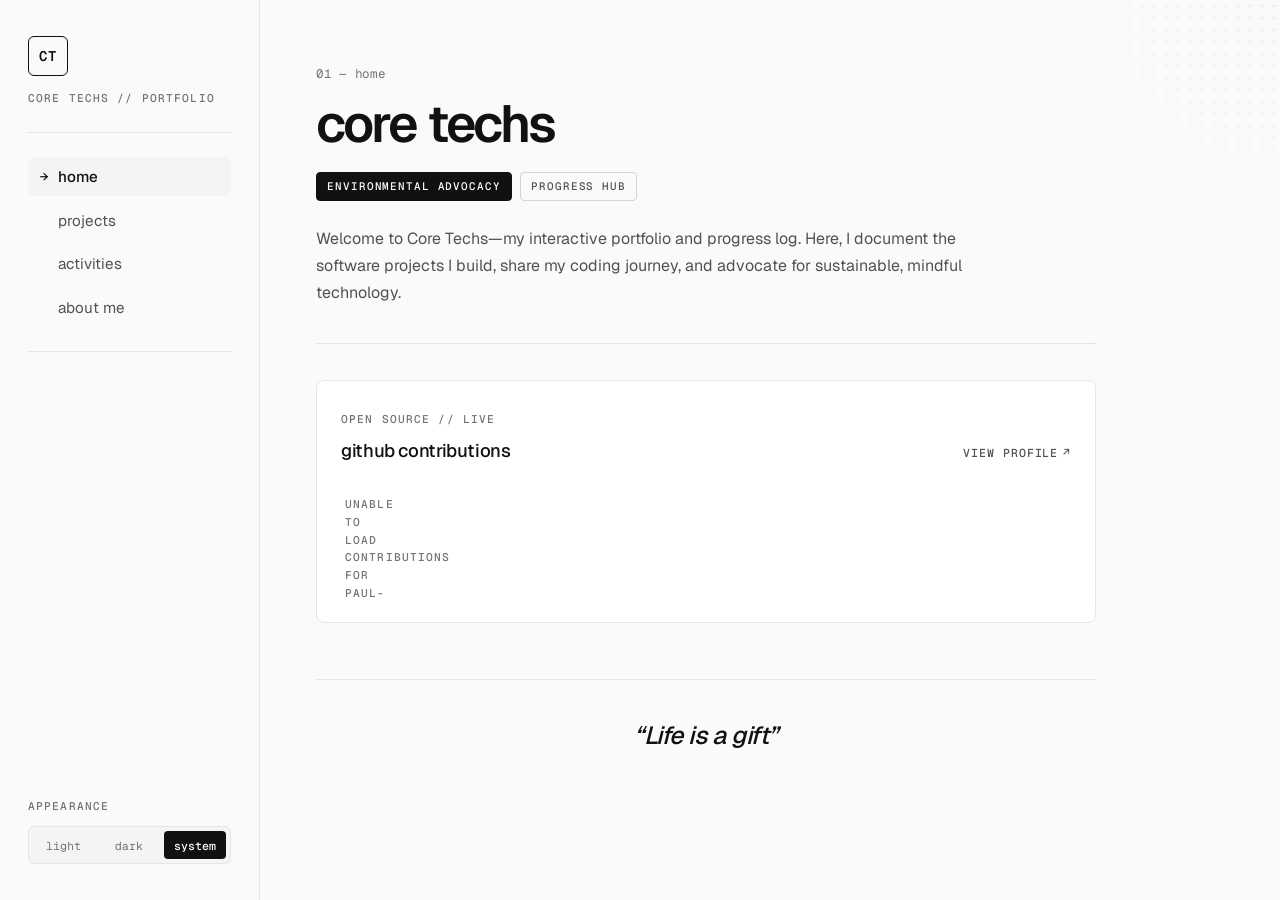
<file: index.html>
<!DOCTYPE html>
<html lang="en">
<head>
  <meta charset="UTF-8" />
  <meta name="viewport" content="width=device-width, initial-scale=1.0" />
  <meta name="color-scheme" content="light dark" />
  <title>core techs — portfolio</title>

  <!-- Load Geist and Geist Mono fonts with swap behavior -->
  <link rel="preconnect" href="https://fonts.googleapis.com" />
  <link rel="preconnect" href="https://fonts.gstatic.com" crossorigin />
  <link href="https://fonts.googleapis.com/css2?family=Geist+Mono:wght@400;500;600&family=Geist:wght@400;500;600&display=swap" rel="stylesheet" />

  <!-- Main bryl-minimal monochrome stylesheet -->
  <link rel="stylesheet" href="style.css" />
</head>
<body>
  <!-- Subtle monochrome halftone dot texture in the top-right corner -->
  <div class="halftone-backdrop" aria-hidden="true"></div>

  <!-- MOBILE TOP BAR (Visible on screens narrower than 1024px) -->
  <header class="mobile-header">
    <button class="logo-btn" id="mobileLogoBtn" aria-label="Return to Home">CT</button>
    <button class="menu-toggle" id="menuToggle" aria-label="Toggle Menu" aria-expanded="false">
      MENU
    </button>
  </header>

  <div class="app-layout">
    <!-- FIXED LEFT SIDEBAR -->
    <aside class="sidebar" id="sidebar">
      <div class="sidebar-top">
        <!-- Clickable CT Logo that returns to Home -->
        <button class="logo-btn desktop-logo" id="logoBtn" aria-label="Return to Home">
          CT
        </button>
        <span class="micro-label">CORE TECHS // PORTFOLIO</span>
      </div>

      <hr class="hairline" />

      <!-- Navigation Tabs -->
      <nav class="nav-tabs" aria-label="Main Navigation">
        <button class="nav-btn active" data-tab="home">
          <span class="nav-arrow" aria-hidden="true">→</span> home
        </button>
        <button class="nav-btn" data-tab="projects">
          <span class="nav-arrow" aria-hidden="true">→</span> projects
        </button>
        <button class="nav-btn" data-tab="activities">
          <span class="nav-arrow" aria-hidden="true">→</span> activities
        </button>
        <button class="nav-btn" data-tab="about">
          <span class="nav-arrow" aria-hidden="true">→</span> about me
        </button>
      </nav>

      <hr class="hairline" />

      <!-- Theme Switcher: Light / Dark / System -->
      <div class="theme-group">
        <span class="micro-label">APPEARANCE</span>
        <div class="theme-controls" role="group" aria-label="Color theme">
          <button class="theme-btn" data-theme-choice="light">light</button>
          <button class="theme-btn" data-theme-choice="dark">dark</button>
          <button class="theme-btn" data-theme-choice="system">system</button>
        </div>
      </div>
    </aside>

    <!-- MAIN CONTENT COLUMN -->
    <main class="main-content">

      <!-- 1. HOME TAB -->
      <section id="home" class="tab-section active">
        <header class="hero stagger-1">
          <div class="section-marker">01 — home</div>
          <h1 class="display-title">core techs</h1>

          <div class="badge-row">
            <!-- Single inverted chip for highest visual emphasis -->
            <span class="chip-inverted">ENVIRONMENTAL ADVOCACY</span>
            <span class="chip-outline">PROGRESS HUB</span>
          </div>

          <p class="site-description">
            Welcome to Core Techs—my interactive portfolio and progress log.
            Here, I document the software projects I build, share my coding journey,
            and advocate for sustainable, mindful technology.
          </p>
        </header>

        <hr class="hairline section-divider stagger-2" />

        <!-- GITHUB CONTRIBUTIONS ISLAND (Shining Star Constellation Grid) -->
        <article class="card github-island stagger-3">
          <div class="island-header">
            <div>
              <span class="micro-label">OPEN SOURCE // LIVE</span>
              <h2 class="card-title">github contributions</h2>
            </div>
            <a id="githubLink" href="https://github.com" target="_blank" rel="noopener noreferrer" class="mono-link">
              VIEW PROFILE <span class="arrow-ext">↗</span>
            </a>
          </div>

          <div class="contribution-wrapper">
            <div
              id="githubChart"
              class="contribution-grid"
              role="img"
              aria-label="GitHub Contributions Constellation"
            >
              <span class="micro-label">LOADING STARS...</span>
            </div>
          </div>
        </article>

        <!-- HOURLY INSPIRATIONAL QUOTE FOOTER (Centered & Larger) -->
        <footer class="quote-footer stagger-4" aria-live="polite">
          <blockquote id="quoteDisplay" class="quote-footer-text">
            “Life is a gift”
          </blockquote>
        </footer>
      </section>

      <!-- 2. PROJECTS TAB -->
      <section id="projects" class="tab-section">
        <div class="section-marker stagger-1">02 — projects</div>
        <h1 class="display-title stagger-1">projects</h1>
        <p class="site-description stagger-2">
          Your featured software and environmental projects will live here in our next update.
        </p>
      </section>

      <!-- 3. ACTIVITIES TAB -->
      <section id="activities" class="tab-section">
        <div class="section-marker stagger-1">03 — activities</div>
        <h1 class="display-title stagger-1">activities</h1>
        <p class="site-description stagger-2">Choose an activity to explore. Your games and interactive experiments will appear here.</p>

        <div class="activity-console stagger-3">
          <div class="activity-console-top">
            <span class="micro-label">ACTIVITY SELECT // 01 AVAILABLE</span>
            <span class="activity-status"><span class="status-dot"></span> SELECT A GAME</span>
          </div>
          <div class="activity-library" aria-label="Activity library">
            <button class="activity-tile selected" type="button" aria-pressed="true">
              <span class="activity-art" aria-hidden="true"><span class="art-orbit"></span><span class="art-person">●</span><span class="art-rope"></span><span class="art-ground"></span></span>
              <span class="activity-tile-info"><span class="activity-number">01 / GAME</span><span class="activity-name">Swinging Game</span><span class="activity-tag">AVAILABLE NOW</span></span>
            </button>
            <div class="activity-tile activity-tile-empty" aria-label="More activities coming soon">
              <span class="empty-plus" aria-hidden="true">＋</span><span class="activity-number">NEW ACTIVITY</span><span class="empty-caption">Coming soon</span>
            </div>
            <div class="activity-tile activity-tile-empty" aria-label="More activities coming soon">
              <span class="empty-plus" aria-hidden="true">＋</span><span class="activity-number">NEW ACTIVITY</span><span class="empty-caption">Coming soon</span>
            </div>
          </div>
          <div class="activity-preview">
            <div class="preview-copy"><span class="micro-label">SELECTED ACTIVITY // 01</span><h2>Swinging Game</h2><p>Swing through the skyline, dodge hazards, and see how far you can go.</p></div>
            <button class="launch-button" id="launchSwingingGame" type="button">PLAY GAME <span aria-hidden="true">↗</span></button>
          </div>
          <div class="activity-console-footer"><span>← → BROWSE ACTIVITIES</span><span>CORE TECHS // PLAY</span></div>
        </div>
        <div class="game-player" id="swingingGamePlayer" hidden>
          <div class="game-player-toolbar">
            <span class="micro-label">NOW PLAYING // SWINGING GAME</span>
            <button class="back-to-activities" id="backToActivities" type="button">← BACK TO ACTIVITIES</button>
          </div>
          <iframe class="game-frame" id="swingingGameFrame" data-src="activities/swinging-game/index.html" title="Swinging Game" allow="fullscreen" loading="lazy"></iframe>
        </div>
      </section>

      <!-- 4. ABOUT ME TAB -->
      <section id="about" class="tab-section">
        <div class="section-marker stagger-1">04 — about me</div>
        <h1 class="display-title stagger-1">about me</h1>
        <p class="site-description stagger-2">
          Your bio, technical skills, and sustainability mission statement will live here.
        </p>
      </section>

    </main>
  </div>

  <!-- Single combined JavaScript file -->
  <script src="script.js"></script>
</body>
</html>
</file>
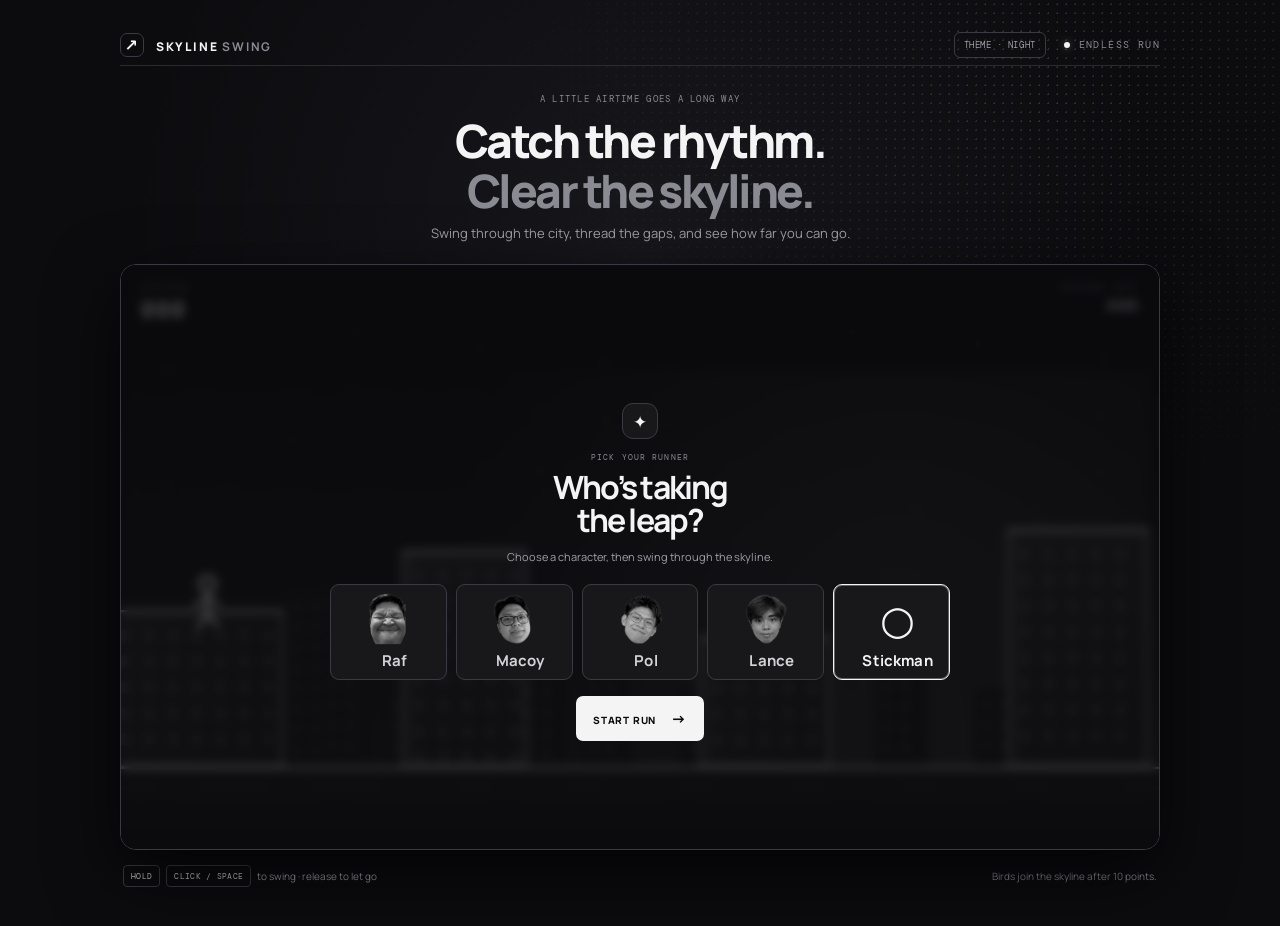
<file: activities/swinging-game/index.html>
<!doctype html>
<html lang="en">
<head>
  <meta charset="utf-8">
  <meta name="viewport" content="width=device-width, initial-scale=1">
  <meta name="theme-color" content="#101b35">
  <title>Skyline Swing</title>
  <link rel="stylesheet" href="style.css">
</head>
<body>
  <main class="game-shell">
    <header class="topbar">
      <a class="brand" href="#" aria-label="Skyline Swing home"><span class="brand-mark">↗</span> SKYLINE <b>SWING</b></a>
      <div class="top-actions"><button id="theme-toggle" class="theme-toggle" type="button" aria-pressed="false">THEME · NIGHT</button><div class="top-note"><span class="live-dot"></span> ENDLESS RUN</div></div>
    </header>
    <section class="intro">
      <div class="eyebrow">A LITTLE AIRTIME GOES A LONG WAY</div>
      <h1>Catch the rhythm.<br><span>Clear the skyline.</span></h1>
      <p>Swing through the city, thread the gaps, and see how far you can go.</p>
    </section>
    <section class="stage-wrap" aria-label="Game area">
      <div class="hud"><div class="score-box"><span class="hud-label">DISTANCE</span><strong id="score">000</strong></div><div class="best-box"><span class="hud-label">PERSONAL BEST</span><strong id="best">000</strong></div></div>
      <canvas id="game" width="960" height="540" aria-label="Skyline Swing game"></canvas>
      <div class="overlay" id="overlay">
        <div class="panel">
          <div class="panel-icon" id="panel-icon">✦</div>
          <div class="panel-kicker" id="panel-kicker">PICK YOUR RUNNER</div>
          <h2 id="panel-title">Who’s taking<br>the leap?</h2>
          <p id="panel-copy">Choose a character, then swing through the skyline.</p>
          <div class="character-picker" id="character-picker" role="radiogroup" aria-label="Choose your character">
            <button class="character-option" type="button" data-character="Raf" role="radio" aria-checked="false"><img src="assets/raf.png" alt=""><span>Raf</span></button>
            <button class="character-option" type="button" data-character="Macoy" role="radio" aria-checked="false"><img src="assets/macoy.png" alt=""><span>Macoy</span></button>
            <button class="character-option" type="button" data-character="Pol" role="radio" aria-checked="false"><img src="assets/pol.png" alt=""><span>Pol</span></button>
            <button class="character-option" type="button" data-character="Lance" role="radio" aria-checked="false"><img src="assets/lance.png" alt=""><span>Lance</span></button>
            <button class="character-option selected" type="button" data-character="Stickman" role="radio" aria-checked="true"><span class="stickman-preview">○</span><span>Stickman</span></button>
          </div>
          <button id="play-button">START RUN <span>→</span></button>
          <button class="change-character" id="choose-again" type="button" hidden>CHANGE CHARACTER</button>
        </div>
      </div>
      <div class="toast" id="toast" aria-live="polite"></div>
    </section>
    <footer><div class="controls"><span class="keycap">HOLD</span><span class="keycap">CLICK / SPACE</span><span>to swing · release to let go</span></div><div class="tip">Birds join the skyline after 10 points.</div></footer>
  </main>
  <script src="game.js"></script>
</body>
</html>
</file>
<file: style.css>
/* =========================================
   1. DESIGN TOKENS (LIGHT & DARK THEMES)
   ========================================= */
:root {
  /* Color Palette — Light Mode (bryl-minimal monochrome) */
  --bg: #fafafa;
  --surface: #ffffff;
  --surface-subtle: #f4f4f5;
  --text: #111111;
  --text-secondary: #525252;
  --muted: #737373;
  --border: #e5e5e5;
  --border-strong: #d4d4d4;
  --accent: #111111;
  --accent-text: #ffffff;
  --halftone-dot: rgba(17, 17, 17, 0.08);

  /* Star Fill & Progressive Glow — Light Mode */
  --star-color: #111111;
  --star-glow-1: none;
  --star-glow-2: drop-shadow(0 0 2px rgba(17, 17, 17, 0.25));
  --star-glow-3: drop-shadow(0 0 4px rgba(17, 17, 17, 0.45));
  --star-glow-4: drop-shadow(0 0 6px rgba(17, 17, 17, 0.7));

  /* Typography */
  --font-sans: "Geist", -apple-system, BlinkMacSystemFont, "Segoe UI", sans-serif;
  --font-mono: "Geist Mono", ui-monospace, SFMono-Regular, Menlo, monospace;

  /* Layout Dimensions */
  --sidebar-width: 260px;
  --content-max-width: 780px;
  --radius: 8px;
}

/* Dark Mode overrides (toggled by script.js on <html>) */
:root.dark {
  --bg: #0a0a0a;
  --surface: #121212;
  --surface-subtle: #1a1a1a;
  --text: #f5f5f5;
  --text-secondary: #a3a3a3;
  --muted: #8a8a8a;
  --border: #262626;
  --border-strong: #404040;
  --accent: #f5f5f5;
  --accent-text: #0a0a0a;
  --halftone-dot: rgba(245, 245, 245, 0.08);

  /* Star Fill & Progressive Glow — Dark Mode (bright shining white stars) */
  --star-color: #ffffff;
  --star-glow-1: drop-shadow(0 0 2px rgba(255, 255, 255, 0.35));
  --star-glow-2: drop-shadow(0 0 4px rgba(255, 255, 255, 0.65));
  --star-glow-3: drop-shadow(0 0 6px rgba(255, 255, 255, 0.9))
                 drop-shadow(0 0 11px rgba(255, 255, 255, 0.4));
  --star-glow-4: drop-shadow(0 0 6px rgba(255, 255, 255, 1))
                 drop-shadow(0 0 15px rgba(255, 255, 255, 0.75));
}

/* =========================================
   2. RESET & BASE STYLES
   ========================================= */
*,
*::before,
*::after {
  box-sizing: border-box;
}

html {
  font-size: 16px;
  scroll-behavior: smooth;
}

body {
  margin: 0;
  min-height: 100vh;
  background-color: var(--bg);
  color: var(--text);
  font-family: var(--font-sans);
  line-height: 1.6;
  -webkit-font-smoothing: antialiased;
  transition: background-color 0.2s ease, color 0.2s ease;
}

button {
  font-family: inherit;
  color: inherit;
  background: none;
  border: none;
  padding: 0;
  cursor: pointer;
}

a {
  color: inherit;
  text-decoration: none;
}

/* Focus outline for keyboard accessibility */
button:focus-visible,
a:focus-visible {
  outline: 2px solid var(--text);
  outline-offset: 2px;
}

/* =========================================
   3. HALFTONE DOT BACKDROP (TOP-RIGHT)
   ========================================= */
.halftone-backdrop {
  position: fixed;
  top: 0;
  right: 0;
  width: 420px;
  height: 420px;
  pointer-events: none;
  z-index: 0;
  background-image: radial-gradient(var(--halftone-dot) 1.25px, transparent 1.25px);
  background-size: 12px 12px;
  -webkit-mask-image: radial-gradient(circle at top right, #000 0%, transparent 72%);
  mask-image: radial-gradient(circle at top right, #000 0%, transparent 72%);
}

/* =========================================
   4. SHARED UTILITY ELEMENTS
   ========================================= */
.micro-label {
  display: inline-block;
  font-family: var(--font-mono);
  font-size: 0.7rem;
  font-weight: 500;
  letter-spacing: 0.1em;
  text-transform: uppercase;
  color: var(--muted);
}

.hairline {
  border: none;
  border-top: 1px solid var(--border);
  margin: 1.5rem 0;
}

.section-divider {
  margin: 2.25rem 0;
}

.logo-btn {
  display: inline-flex;
  align-items: center;
  justify-content: center;
  width: 40px;
  height: 40px;
  border: 1px solid var(--text);
  border-radius: 6px;
  font-family: var(--font-mono);
  font-size: 0.875rem;
  font-weight: 600;
  letter-spacing: 0.05em;
  color: var(--text);
  background-color: transparent;
  transition: background-color 0.2s ease, color 0.2s ease, transform 0.15s ease;
}

.logo-btn:hover {
  background-color: var(--accent);
  color: var(--accent-text);
}

.logo-btn:active {
  transform: scale(0.96);
}

/* =========================================
   5. MOBILE HEADER (HIDDEN ON DESKTOP)
   ========================================= */
.mobile-header {
  display: none;
  position: fixed;
  top: 0;
  left: 0;
  right: 0;
  height: 64px;
  padding: 0 1.25rem;
  align-items: center;
  justify-content: space-between;
  background-color: var(--bg);
  border-bottom: 1px solid var(--border);
  z-index: 100;
}

.menu-toggle {
  font-family: var(--font-mono);
  font-size: 0.75rem;
  font-weight: 500;
  letter-spacing: 0.1em;
  padding: 0.45rem 0.75rem;
  border: 1px solid var(--border-strong);
  border-radius: 6px;
  transition: background-color 0.2s ease, color 0.2s ease, border-color 0.2s ease;
}

.menu-toggle:hover {
  background-color: var(--accent);
  color: var(--accent-text);
  border-color: var(--accent);
}

/* =========================================
   6. APP LAYOUT & FIXED SIDEBAR
   ========================================= */
.app-layout {
  position: relative;
  z-index: 1;
  display: flex;
  min-height: 100vh;
}

.sidebar {
  position: fixed;
  top: 0;
  left: 0;
  bottom: 0;
  width: var(--sidebar-width);
  padding: 2.25rem 1.75rem;
  display: flex;
  flex-direction: column;
  background-color: var(--bg);
  border-right: 1px solid var(--border);
  z-index: 50;
  transition: background-color 0.2s ease, border-color 0.2s ease, transform 0.25s ease;
}

.sidebar-top {
  display: flex;
  flex-direction: column;
  align-items: flex-start;
  gap: 0.9rem;
}

/* Navigation Tabs */
.nav-tabs {
  display: flex;
  flex-direction: column;
  gap: 0.35rem;
}

.nav-btn {
  display: flex;
  align-items: center;
  gap: 0.6rem;
  width: 100%;
  padding: 0.6rem 0.75rem;
  border-radius: 6px;
  font-size: 0.95rem;
  font-weight: 400;
  color: var(--text-secondary);
  text-align: left;
  transition: background-color 0.15s ease, color 0.15s ease;
}

.nav-arrow {
  font-family: var(--font-mono);
  font-size: 0.85rem;
  opacity: 0;
  transform: translateX(-4px);
  transition: opacity 0.15s ease, transform 0.15s ease;
}

.nav-btn:hover {
  color: var(--text);
  background-color: var(--surface-subtle);
}

.nav-btn:hover .nav-arrow {
  opacity: 0.6;
  transform: translateX(0);
}

.nav-btn.active {
  color: var(--text);
  font-weight: 500;
  background-color: var(--surface-subtle);
}

.nav-btn.active .nav-arrow {
  opacity: 1;
  transform: translateX(0);
}

/* Theme Switcher (Light / Dark / System) */
.theme-group {
  margin-top: auto;
  display: flex;
  flex-direction: column;
  gap: 0.65rem;
}

.theme-controls {
  display: grid;
  grid-template-columns: repeat(3, 1fr);
  gap: 0.25rem;
  padding: 0.25rem;
  background-color: var(--surface-subtle);
  border: 1px solid var(--border);
  border-radius: 6px;
}

.theme-btn {
  padding: 0.4rem 0.25rem;
  border-radius: 4px;
  font-family: var(--font-mono);
  font-size: 0.72rem;
  color: var(--muted);
  text-align: center;
  transition: background-color 0.15s ease, color 0.15s ease;
}

.theme-btn:hover {
  color: var(--text);
}

.theme-btn.active {
  background-color: var(--accent);
  color: var(--accent-text);
  font-weight: 500;
}

/* =========================================
   7. MAIN CONTENT COLUMN & TABS
   ========================================= */
.main-content {
  margin-left: var(--sidebar-width);
  flex: 1;
  width: 100%;
  max-width: calc(var(--content-max-width) + var(--sidebar-width));
  padding: 4rem 3.5rem 3.5rem;
}

.tab-section {
  display: none;
  max-width: var(--content-max-width);
}

.tab-section.active {
  display: block;
}

/* Hero Section */
.section-marker {
  font-family: var(--font-mono);
  font-size: 0.78rem;
  color: var(--muted);
  letter-spacing: 0.06em;
  margin-bottom: 0.75rem;
}

.display-title {
  margin: 0 0 1.25rem;
  font-size: clamp(2.25rem, 5vw, 3.25rem);
  font-weight: 600;
  letter-spacing: -0.04em;
  line-height: 1.08;
  color: var(--text);
}

.badge-row {
  display: flex;
  flex-wrap: wrap;
  gap: 0.5rem;
  margin-bottom: 1.5rem;
}

.chip-inverted,
.chip-outline {
  display: inline-flex;
  align-items: center;
  padding: 0.3rem 0.65rem;
  border-radius: 4px;
  font-family: var(--font-mono);
  font-size: 0.68rem;
  font-weight: 500;
  letter-spacing: 0.08em;
  text-transform: uppercase;
}

.chip-inverted {
  background-color: var(--accent);
  color: var(--accent-text);
  border: 1px solid var(--accent);
}

.chip-outline {
  background-color: transparent;
  color: var(--text-secondary);
  border: 1px solid var(--border-strong);
}

.site-description {
  margin: 0;
  max-width: 60ch;
  font-size: 1rem;
  line-height: 1.7;
  color: var(--text-secondary);
}

/* =========================================
   8. GITHUB CONTRIBUTIONS ISLAND (SHINING STARS)
   ========================================= */
.card {
  background-color: var(--surface);
  border: 1px solid var(--border);
  border-radius: var(--radius);
  padding: 1.5rem;
  transition: border-color 0.2s ease, background-color 0.2s ease;
}

.card:hover {
  border-color: var(--border-strong);
}

.island-header {
  display: flex;
  align-items: flex-end;
  justify-content: space-between;
  gap: 1rem;
  margin-bottom: 1.25rem;
  flex-wrap: wrap;
}

.card-title {
  margin: 0.35rem 0 0;
  font-size: 1.15rem;
  font-weight: 500;
  letter-spacing: -0.02em;
  color: var(--text);
}

.mono-link {
  display: inline-flex;
  align-items: center;
  gap: 0.3rem;
  font-family: var(--font-mono);
  font-size: 0.72rem;
  font-weight: 500;
  letter-spacing: 0.08em;
  color: var(--text-secondary);
  padding-bottom: 2px;
  border-bottom: 1px solid transparent;
  transition: color 0.15s ease, border-color 0.15s ease;
}

.mono-link:hover {
  color: var(--text);
  border-bottom-color: var(--text);
}

.arrow-ext {
  display: inline-block;
  transition: transform 0.15s ease;
}

.mono-link:hover .arrow-ext {
  transform: translate(2px, -2px);
}

.contribution-wrapper {
  width: 100%;
  overflow-x: auto;
  padding: 0.65rem 0.25rem;
}

/* 7 rows (Sun–Sat) flowing left-to-right by week */
.contribution-grid {
  display: grid;
  grid-template-rows: repeat(7, 11px);
  grid-auto-flow: column;
  grid-auto-columns: 11px;
  gap: 2.5px;
  width: max-content;
}

.contrib-day {
  width: 11px;
  height: 11px;
  display: flex;
  align-items: center;
  justify-content: center;
}

.star-svg {
  display: block;
  width: 100%;
  height: 100%;
  fill: var(--star-color);
  overflow: visible;
  transition: transform 0.18s ease, opacity 0.18s ease, filter 0.18s ease;
}

/* Level 0: Tiny faint distant speck for 0-contribution days */
.contrib-day.level-0 .star-svg {
  transform: scale(0.24);
  opacity: 0.22;
  filter: none;
}

/* Levels 1–4: Star grows larger and shines brighter with more contributions */
.contrib-day.level-1 .star-svg {
  transform: scale(0.56);
  opacity: 0.6;
  filter: var(--star-glow-1);
}

.contrib-day.level-2 .star-svg {
  transform: scale(0.78);
  opacity: 0.82;
  filter: var(--star-glow-2);
}

.contrib-day.level-3 .star-svg {
  transform: scale(0.98);
  opacity: 0.96;
  filter: var(--star-glow-3);
}

.contrib-day.level-4 .star-svg {
  transform: scale(1.2);
  opacity: 1;
  filter: var(--star-glow-4);
  animation: starTwinkle 3.2s ease-in-out infinite;
}

@keyframes starTwinkle {
  0%, 100% {
    opacity: 1;
    transform: scale(1.2);
  }
  50% {
    opacity: 0.82;
    transform: scale(1.06);
  }
}

/* Interactive hover flare on active stars */
.contrib-day:not(.level-0):hover .star-svg {
  animation: none;
  transform: scale(1.42);
  opacity: 1;
  filter: var(--star-glow-4);
}

/* =========================================
   9. HOME PAGE QUOTE FOOTER (CENTERED & LARGER)
   ========================================= */
.quote-footer {
  margin-top: 3.5rem;
  padding: 2.25rem 1rem 1rem;
  border-top: 1px solid var(--border);
  text-align: center;
}

.quote-footer-text {
  margin: 0 auto;
  max-width: 46ch;
  font-size: clamp(1.2rem, 2.5vw, 1.55rem);
  font-weight: 500;
  line-height: 1.55;
  letter-spacing: -0.02em;
  font-style: italic;
  color: var(--text);
  transition: opacity 0.15s ease;
}

/* =========================================
   10. STAGGERED ENTRANCE ANIMATIONS
   ========================================= */
@keyframes fadeUp {
  from {
    opacity: 0;
    transform: translateY(10px);
  }
  to {
    opacity: 1;
    transform: translateY(0);
  }
}

.tab-section.active .stagger-1,
.tab-section.active .stagger-2,
.tab-section.active .stagger-3,
.tab-section.active .stagger-4 {
  animation: fadeUp 0.45s cubic-bezier(0.22, 1, 0.36, 1) both;
}

.tab-section.active .stagger-1 { animation-delay: 0.03s; }
.tab-section.active .stagger-2 { animation-delay: 0.1s; }
.tab-section.active .stagger-3 { animation-delay: 0.17s; }
.tab-section.active .stagger-4 { animation-delay: 0.24s; }

/* =========================================
   11. RESPONSIVE LAYOUT (TABLET & MOBILE)
   ========================================= */
@media (max-width: 1023px) {
  .mobile-header {
    display: flex;
  }

  .desktop-logo {
    display: none;
  }

  .sidebar {
    top: 64px;
    width: 100%;
    max-width: 300px;
    padding: 1.5rem;
    transform: translateX(-100%);
    box-shadow: 8px 0 24px rgba(0, 0, 0, 0.08);
  }

  .sidebar.open {
    transform: translateX(0);
  }

  .main-content {
    margin-left: 0;
    max-width: 100%;
    padding: 6rem 1.25rem 3rem;
  }

  .card {
    padding: 1.25rem;
  }
}

/* Respect OS reduced-motion preferences */
@media (prefers-reduced-motion: reduce) {
  *,
  *::before,
  *::after {
    animation-duration: 0.01ms !important;
    transition-duration: 0.01ms !important;
    scroll-behavior: auto !important;
  }
}

/* =========================================
   12. ACTIVITIES GAME SELECT SCREEN
   ========================================= */
#activities {
  max-width: 980px;
}

.activity-console {
  margin-top: 2.25rem;
  padding: clamp(1rem, 3vw, 2rem);
  border: 1px solid var(--border-strong);
  border-radius: 16px;
  background: linear-gradient(145deg, var(--surface) 0%, var(--surface-subtle) 100%);
  box-shadow: 0 18px 55px rgba(0, 0, 0, 0.07);
}

.activity-console-top,
.activity-console-footer {
  display: flex;
  align-items: center;
  justify-content: space-between;
  gap: 1rem;
}

.activity-status,
.activity-console-footer,
.activity-number {
  font-family: var(--font-mono);
  font-size: 0.67rem;
  letter-spacing: 0.09em;
  color: var(--muted);
}

.activity-status { display: inline-flex; align-items: center; gap: 0.5rem; }
.status-dot { width: 7px; height: 7px; border-radius: 50%; background: #78a98a; box-shadow: 0 0 9px #78a98a; }

.activity-library {
  display: grid;
  grid-template-columns: repeat(3, minmax(0, 1fr));
  gap: clamp(0.65rem, 2vw, 1.2rem);
  margin: 1.5rem 0;
}

.activity-tile {
  position: relative;
  min-width: 0;
  aspect-ratio: 0.88;
  overflow: hidden;
  display: flex;
  flex-direction: column;
  align-items: stretch;
  justify-content: space-between;
  padding: 0;
  border: 1px solid var(--border);
  border-radius: 11px;
  background: var(--surface);
  color: var(--text);
  text-align: left;
}

button.activity-tile { cursor: pointer; transition: transform 0.2s ease, border-color 0.2s ease, box-shadow 0.2s ease; }
button.activity-tile:hover { transform: translateY(-4px); border-color: var(--text-secondary); }
button.activity-tile.selected { border: 2px solid var(--text); box-shadow: 0 0 0 3px var(--bg), 0 0 0 5px var(--text); }
.activity-art { position: relative; min-height: 0; flex: 1; overflow: hidden; background: radial-gradient(ellipse at 50% 110%, #555 0%, #282828 42%, #111 100%); }
.activity-art::before { content: ""; position: absolute; width: 180px; height: 180px; right: -35px; top: -55px; border: 1px solid rgba(255,255,255,.18); border-radius: 50%; box-shadow: 0 0 0 18px rgba(255,255,255,.035), 0 0 0 38px rgba(255,255,255,.025); }
.art-orbit { position: absolute; width: 70%; height: 30%; left: 15%; top: 22%; border: 1px solid rgba(255,255,255,.42); border-bottom-color: transparent; border-radius: 50%; transform: rotate(-18deg); }
.art-rope { position: absolute; width: 2px; height: 37%; left: 51%; top: 16%; background: rgba(255,255,255,.8); transform: rotate(17deg); transform-origin: top; }
.art-person { position: absolute; left: 56%; top: 48%; color: white; font-size: 1.7rem; text-shadow: 0 0 20px white; }
.art-ground { position: absolute; left: 0; right: 0; bottom: 0; height: 17%; border-top: 1px solid rgba(255,255,255,.45); background: linear-gradient(transparent, rgba(255,255,255,.12)); }
.activity-tile-info { display: grid; gap: 0.25rem; padding: 0.85rem; }
.activity-name { font-size: clamp(.95rem, 2vw, 1.15rem); font-weight: 600; letter-spacing: -.03em; }
.activity-tag { width: fit-content; margin-top: .2rem; padding: .2rem .4rem; border: 1px solid var(--border-strong); border-radius: 3px; font: 500 .58rem var(--font-mono); letter-spacing: .08em; color: var(--muted); }
.activity-tile-empty { align-items: center; justify-content: center; gap: .5rem; border-style: dashed; background: transparent; color: var(--muted); text-align: center; }
.empty-plus { font-size: 2rem; font-weight: 200; line-height: 1; }
.empty-caption { font-size: .82rem; }
.activity-preview { display: flex; align-items: center; justify-content: space-between; gap: 1.5rem; padding: 1.25rem 0; border-top: 1px solid var(--border); }
.preview-copy h2 { margin: .3rem 0; font-size: clamp(1.25rem, 3vw, 1.8rem); letter-spacing: -.04em; }
.preview-copy p { margin: 0; color: var(--text-secondary); font-size: .9rem; }
.launch-button { flex: 0 0 auto; padding: .8rem 1rem; border: 1px solid var(--border-strong); border-radius: 5px; font: 500 .68rem var(--font-mono); letter-spacing: .08em; opacity: .55; cursor: not-allowed; }
.launch-button span { margin-left: .6rem; }
.activity-console-footer { padding-top: .85rem; border-top: 1px solid var(--border); font-size: .6rem; }
:root.dark .activity-console { box-shadow: 0 18px 55px rgba(0,0,0,.24); }

@media (max-width: 600px) {
  .activity-console { padding: 1rem; border-radius: 12px; }
  .activity-library { grid-template-columns: repeat(2, minmax(0, 1fr)); }
  .activity-tile-empty:last-child { display: none; }
  .activity-preview { align-items: flex-start; flex-direction: column; }
  .activity-console-footer { font-size: .53rem; }
}

/* Embedded activity player */
.game-player { margin-top: 2.25rem; }
.game-player[hidden], .activity-console[hidden] { display: none !important; }
.game-player-toolbar { display: flex; justify-content: space-between; align-items: center; gap: 1rem; margin-bottom: .75rem; }
.back-to-activities { padding: .65rem .8rem; border: 1px solid var(--border-strong); border-radius: 5px; font: 500 .65rem var(--font-mono); letter-spacing: .06em; }
.back-to-activities:hover { background: var(--accent); color: var(--accent-text); }
.game-frame { display: block; width: 100%; height: clamp(700px, 100vh, 1000px); border: 1px solid var(--border-strong); border-radius: 12px; background: #0c0c0f; }
@media (max-width: 600px) { .game-player-toolbar { align-items: flex-start; flex-direction: column; } .game-frame { height: 760px; border-radius: 8px; } }

.launch-button { opacity: 1; cursor: pointer; }
.launch-button:hover { background: var(--accent); color: var(--accent-text); border-color: var(--accent); }
</file>
<file: activities/swinging-game/style.css>
@import url('https://fonts.googleapis.com/css2?family=DM+Mono:wght@400;500&family=Manrope:wght@400;500;600;700;800&display=swap');
:root{color-scheme:dark;--bg:#0c0c0f;--ink:#f4f4f5;--gray-50:#18181b;--gray-100:#1e1e22;--gray-200:#2a2a30;--gray-300:#3a3a42;--gray-400:#8a8a92;--gray-500:#a0a0a8}
*{box-sizing:border-box}
body{margin:0;min-height:100vh;background:radial-gradient(ellipse at 50% 27%,#17171c 0,#0c0c0f 57%);color:var(--ink);font-family:Manrope,system-ui,sans-serif;display:flex;justify-content:center;padding:24px;position:relative;isolation:isolate}
body:before{content:"";position:fixed;z-index:-1;inset:0;pointer-events:none;background-image:radial-gradient(#f4f4f5 1px,transparent 1px);background-size:9px 9px;opacity:.15;mask-image:radial-gradient(ellipse at 82% 8%,#000 0,transparent 38%)}
.game-shell{width:min(100%,1040px)}
.topbar{height:42px;display:flex;align-items:center;justify-content:space-between;border-bottom:1px solid var(--gray-200)}
.brand{font-size:12px;font-weight:800;letter-spacing:.15em;color:var(--ink);text-decoration:none}.brand b{color:var(--gray-400)}.brand-mark{display:inline-grid;place-items:center;width:24px;height:24px;margin-right:8px;border:1px solid var(--gray-300);border-radius:7px;color:var(--ink);font-size:16px}
.top-note,.eyebrow,.hud-label,.panel-kicker{font:10px 'DM Mono',ui-monospace,monospace;letter-spacing:.14em;color:var(--gray-400)}.top-note{display:flex;align-items:center;gap:9px}.live-dot{width:6px;height:6px;border-radius:50%;background:var(--ink);box-shadow:0 0 8px #f4f4f555}
.intro{text-align:center;padding:27px 0 22px}.eyebrow{font-size:9px}.intro h1{font-size:clamp(30px,5vw,46px);line-height:1.08;letter-spacing:-.055em;margin:11px 0 9px;font-weight:800}.intro h1 span{color:var(--gray-400)}.intro p{margin:0;color:var(--gray-500);font-size:13px}
.stage-wrap{position:relative;overflow:hidden;border:1px solid var(--gray-300);border-radius:16px;background:#101014;box-shadow:0 24px 70px #000b}
.stage-wrap:after{content:"";position:absolute;inset:0;pointer-events:none;border-radius:inherit;box-shadow:inset 0 1px #ffffff0c}
.hud{position:absolute;z-index:2;top:17px;left:20px;right:20px;display:flex;justify-content:space-between;pointer-events:none}.score-box,.best-box{display:flex;flex-direction:column;gap:3px}.best-box{text-align:right}.hud-label{font-size:8px}.hud strong{font:500 23px 'DM Mono',ui-monospace,monospace;letter-spacing:.04em}.best-box strong{font-size:16px;color:#d4d4d8}
canvas{display:block;width:100%;height:auto;aspect-ratio:16/9;touch-action:none;cursor:crosshair;filter:grayscale(1)}
.overlay{position:absolute;inset:0;z-index:3;display:grid;place-items:center;background:#0c0c0fbb;backdrop-filter:blur(5px);transition:opacity .2s}.overlay.hidden{opacity:0;pointer-events:none}.panel{width:min(92vw,620px);text-align:center;margin-top:30px}.panel-icon{width:36px;height:36px;border:1px solid var(--gray-300);border-radius:11px;display:grid;place-items:center;margin:0 auto 13px;color:var(--ink);font-size:17px;background:var(--gray-50)}.panel-kicker{font-size:8px}.panel h2{font-size:32px;line-height:1.02;letter-spacing:-.06em;margin:9px 0}.panel p{font-size:11px;line-height:1.8;color:var(--gray-500);margin:10px 0 18px}.panel p b{color:var(--ink);font-family:'DM Mono',ui-monospace,monospace}kbd{font:9px 'DM Mono',ui-monospace,monospace;color:var(--ink);border:1px solid var(--gray-300);border-radius:4px;padding:3px 6px;background:var(--gray-100)}
button{font:800 10px Manrope,system-ui,sans-serif;letter-spacing:.08em;color:var(--bg);background:var(--ink);border:0;border-radius:7px;padding:12px 17px;cursor:pointer;box-shadow:none;transition:transform .2s,background .2s}button:hover{transform:translateY(-2px);background:#d4d4d8}button span{font-size:15px;margin-left:12px}
.character-picker{display:grid;grid-template-columns:repeat(5,minmax(0,1fr));gap:9px;margin:14px auto 16px}.character-option{min-width:0;min-height:92px;padding:8px 4px;background:var(--gray-50);border:1px solid var(--gray-300);border-radius:9px;color:#d4d4d8;display:flex;flex-direction:column;align-items:center;justify-content:center;gap:5px;font:700 9px Manrope,system-ui,sans-serif;letter-spacing:.02em;box-shadow:none}.character-option:hover{transform:translateY(-2px);background:var(--gray-100)}.character-option.selected{border-color:var(--ink);box-shadow:inset 0 0 0 1px #f4f4f555;color:var(--ink)}.character-option img,.stickman-preview{width:52px;height:52px;object-fit:contain;filter:grayscale(1)}.stickman-preview{display:grid;place-items:center;color:var(--ink);font:40px/1 Manrope,system-ui,sans-serif}
.change-character{display:block;margin:10px auto 0;padding:8px 11px;background:transparent;border:1px solid var(--gray-300);color:var(--gray-500);box-shadow:none;font-size:8px}.change-character:hover{background:var(--gray-100);color:var(--ink)}[hidden]{display:none!important}
footer{display:flex;justify-content:space-between;align-items:center;padding:15px 3px;color:var(--gray-500);font-size:10px}.controls{display:flex;align-items:center;gap:6px}.keycap{font:8px 'DM Mono',ui-monospace,monospace;letter-spacing:.04em;color:#d4d4d8;border:1px solid var(--gray-300);border-radius:4px;padding:5px 7px}.tip{color:var(--gray-400)}
.toast{position:absolute;z-index:2;top:62px;left:50%;transform:translate(-50%,-8px);opacity:0;padding:7px 12px;border:1px solid var(--gray-400);border-radius:20px;background:#18181bee;color:var(--ink);font:9px 'DM Mono',ui-monospace,monospace;letter-spacing:.08em;transition:.2s;pointer-events:none}.toast.show{opacity:1;transform:translate(-50%,0)}
@media(max-width:600px){body{padding:12px}.intro{padding:23px 0 18px}.intro p{font-size:11px}.stage-wrap{border-radius:10px}.hud{top:11px;left:12px;right:12px}.hud strong{font-size:18px}.hud-label{font-size:7px}.panel{width:96vw;margin:0}.panel h2{font-size:21px;margin:4px 0}.panel p{font-size:8px;margin:4px 0 6px}.panel-icon{display:none}.character-picker{gap:4px;margin:6px auto 8px}.character-option{min-height:58px;padding:3px 2px;font-size:7px}.character-option img,.stickman-preview{width:30px;height:30px}.stickman-preview{font-size:25px}button{padding:8px 10px;font-size:8px}footer{font-size:9px}.keycap{padding:4px 5px}.tip{max-width:130px;text-align:right}}
.top-actions{display:flex;align-items:center;gap:18px}.theme-toggle{padding:6px 9px;background:transparent;border:1px solid var(--gray-300);border-radius:6px;color:var(--gray-500);font:9px 'DM Mono',ui-monospace,monospace;letter-spacing:.06em;box-shadow:none}.theme-toggle:hover{transform:none;background:var(--gray-100);color:var(--ink)}
body.classic-theme{--bg:#0d162c;--ink:#f3f6ff;--gray-50:#182646;--gray-100:#1d2b47;--gray-200:#354564;--gray-300:#475773;--gray-400:#8c9bb8;--gray-500:#a3b0c9;background:radial-gradient(ellipse at 50% 35%,#1a2a4d 0,#111d37 45%,#0b1326 100%);color:var(--ink)}
body.classic-theme:before{opacity:.08}
body.classic-theme .brand b,body.classic-theme .intro h1 span{color:#c8f36a}
body.classic-theme .brand-mark{border-color:#455572;color:#c8f36a}
body.classic-theme .topbar{border-color:#354564}
body.classic-theme .stage-wrap{border-color:#354564;background:#182646;box-shadow:0 24px 70px #03091588}
body.classic-theme canvas{filter:none}
body.classic-theme .overlay{background:linear-gradient(90deg,#0d1836d0,#101b35c9)}
body.classic-theme .panel-icon{border-color:#587044;color:#c8f36a;background:#b6e96212}
body.classic-theme .panel-kicker{color:#c8f36a}
body.classic-theme .character-option{background:#192a46;border-color:#50617d;color:#dce6f7}
body.classic-theme .character-option:hover{background:#223654}
body.classic-theme .character-option.selected{border-color:#c8f36a;box-shadow:0 0 0 1px #c8f36a55,inset 0 0 18px #c8f36a12;color:#eaffc5}
body.classic-theme .character-option img{filter:none}
body.classic-theme button:not(.character-option):not(.theme-toggle):not(.change-character){background:#c8f36a;color:#152014}
body.classic-theme button:not(.character-option):not(.theme-toggle):not(.change-character):hover{background:#d8ff85}
body.classic-theme .change-character{background:transparent;border-color:#64728a;color:#d8e0ef}
body.classic-theme .live-dot{background:#c8f36a;box-shadow:0 0 10px #c8f36a88}
body.classic-theme .toast{border-color:#718c4c;background:#15233be8;color:#c8f36a}
body.classic-theme .theme-toggle{border-color:#475773;color:#b4c0d5}
body.classic-theme .theme-toggle:hover{background:#ffffff12;color:#f3f6ff}
@media(max-width:600px){.top-actions{gap:8px}.theme-toggle{padding:5px 6px;font-size:7px}.top-note{font-size:8px}}
</file>
